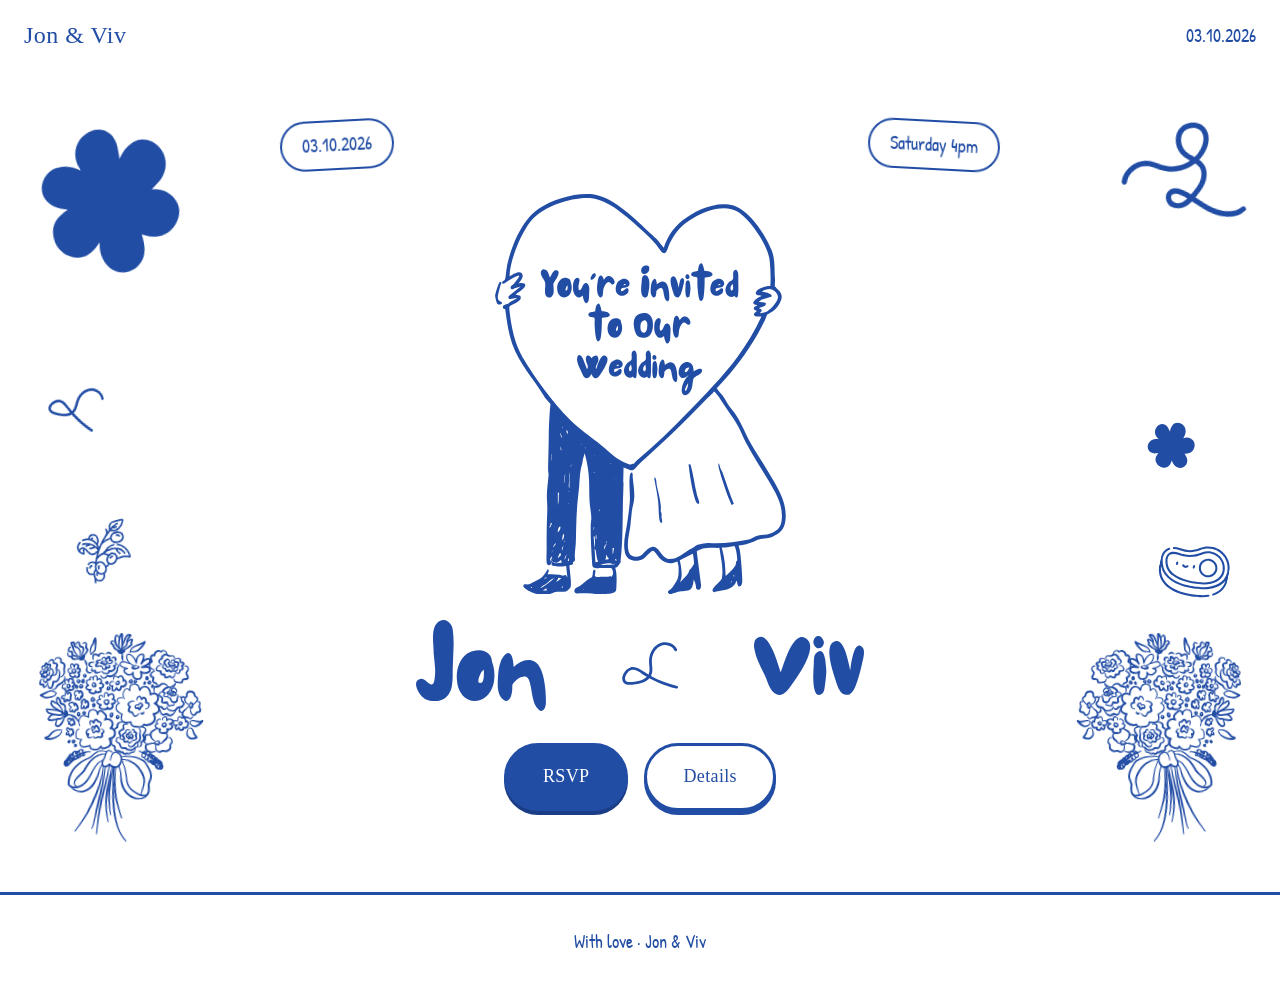
<file: index.html>
<!DOCTYPE html>
<html lang="en-GB">
<head>
  <meta charset="UTF-8" />
  <meta name="viewport" content="width=device-width, initial-scale=1" />
  <title>Jon &amp; Viv: We Ball · 3 October 2026</title>
  <meta name="description" content="Jon &amp; Viv are getting married — Saturday 3 October 2026 in Bandar Puteri Puchong." />
  <link rel="preconnect" href="https://fonts.googleapis.com">
  <link rel="preconnect" href="https://fonts.gstatic.com" crossorigin>
  <link href="https://fonts.googleapis.com/css2?family=Chewy&family=Patrick+Hand&family=Inter:wght@400;500;600&display=swap" rel="stylesheet">
  <link rel="stylesheet" href="css/style.css" />
  <link rel="icon" href="data:image/svg+xml,%3Csvg xmlns='http://www.w3.org/2000/svg' viewBox='0 0 32 32'%3E%3Cpath d='M16 26C12 22 6 18 6 12C6 9 8.5 7 11.5 7C13.5 7 15 8 16 9.5C17 8 18.5 7 20.5 7C23.5 7 26 9 26 12C26 18 20 22 16 26Z' fill='%23224da5'/%3E%3C/svg%3E" />
</head>
<body>

  <nav class="site-nav fade-in" style="--delay: 100ms">
    <a href="index.html" class="nav-brand">Jon &amp; Viv</a>
    <span class="handwritten" style="color: var(--blue); font-size: 1.125rem;">03.10.2026</span>
  </nav>

  <section class="hero">

    <!-- Decorative SVG corners — outer div handles pop-in entrance,
         inner div handles continuous spin/sway so they don't fight. -->

    <div class="hero-doodle hero-doodle-tl pop-in" style="--delay: 600ms; --rot: -8deg;">
      <div class="anim-spin"><img src="img/flower.svg" alt="" /></div>
    </div>

    <div class="hero-doodle hero-doodle-tr pop-in" style="--delay: 800ms; --rot: 12deg;">
      <div class="anim-scribble-bob"><img src="img/scribble-1.svg" alt="" /></div>
    </div>

    <div class="hero-doodle hero-doodle-bl pop-in" style="--delay: 1000ms; --rot: 6deg;">
      <div class="anim-sway"><img src="img/bouquet.svg" alt="" /></div>
    </div>

    <div class="hero-doodle hero-doodle-br pop-in" style="--delay: 1100ms; --rot: -6deg;">
      <div class="anim-sway anim-sway-reverse"><img src="img/bouquet.svg" alt="" style="transform: scaleX(-1);" /></div>
    </div>

    <!-- Extra scattered accents in the mid-margins (desktop only) -->
    <div class="hero-doodle pop-in hide-on-mobile" style="top: 38%; left: 4%; width: 50px; --delay: 1300ms; --rot: 20deg;">
      <img src="img/scribble-2.svg" alt="" />
    </div>
    <div class="hero-doodle pop-in hide-on-mobile" style="top: 42%; right: 6%; width: 60px; --delay: 1400ms; --rot: -25deg;">
      <img src="img/flower.svg" alt="" />
    </div>
    <div class="hero-doodle pop-in hide-on-mobile" style="bottom: 38%; left: 6%; width: 56px; --delay: 1500ms; --rot: -15deg;">
      <img src="img/drink.svg" alt="" />
    </div>
    <div class="hero-doodle pop-in hide-on-mobile" style="bottom: 35%; right: 4%; width: 70px; --delay: 1600ms; --rot: 12deg;">
      <img src="img/beef.svg" alt="" />
    </div>

    <div style="position: relative; z-index: 2; max-width: 720px; width: 100%;">

      <!-- Date + time pills -->
      <div class="hero-pills">
        <span class="pill hero-pill-left pop-in" style="--delay: 200ms; --rot: -3deg;">03.10.2026</span>
        <span class="pill hero-pill-right pop-in" style="--delay: 350ms; --rot: 3deg;">Saturday 4pm</span>
      </div>

      <!-- Bride + groom illustration — your full invite card centrepiece.
           Layers: outer fade-in (entrance) > wiggle (hover effect) > couple-float
           (continuous gentle float). Each animation lives on its own element so
           they don't override each other. -->
      <div class="hero-couple-illo fade-in" style="--delay: 500ms;">
        <div class="wiggle">
          <div class="couple-float">
            <img src="img/bride-groom.svg" alt="You're invited to our wedding — Jon and Viv" />
          </div>
        </div>
      </div>

      <!-- Jon & Viv name labels — using your chunky brush SVGs.
           A tiny scribble sits between them for the "&" moment. -->
      <div class="hero-names">
        <img src="img/jon.svg" alt="Jon"
             class="fade-in"
             style="--delay: 900ms; transform: rotate(-3deg); width: clamp(80px, 14vw, 130px); height: auto;" />
        <img src="img/scribble-2.svg" alt=""
             class="fade-in"
             style="--delay: 1000ms; width: clamp(36px, 6vw, 56px); height: auto;" />
        <img src="img/viv.svg" alt="Viv"
             class="fade-in"
             style="--delay: 1100ms; transform: rotate(3deg); width: clamp(70px, 12vw, 110px); height: auto;" />
      </div>

      <!-- CTA -->
      <div class="hero-cta fade-in" style="--delay: 1300ms;">
        <div class="btn-row">
          <a href="rsvp.html" class="btn">RSVP</a>
          <a href="details.html" class="btn btn-outline">Details</a>
        </div>
      </div>

    </div>
  </section>

  <footer class="site-footer">
    With love · Jon &amp; Viv
  </footer>

  <script src="js/main.js"></script>
</body>
</html>
</file>
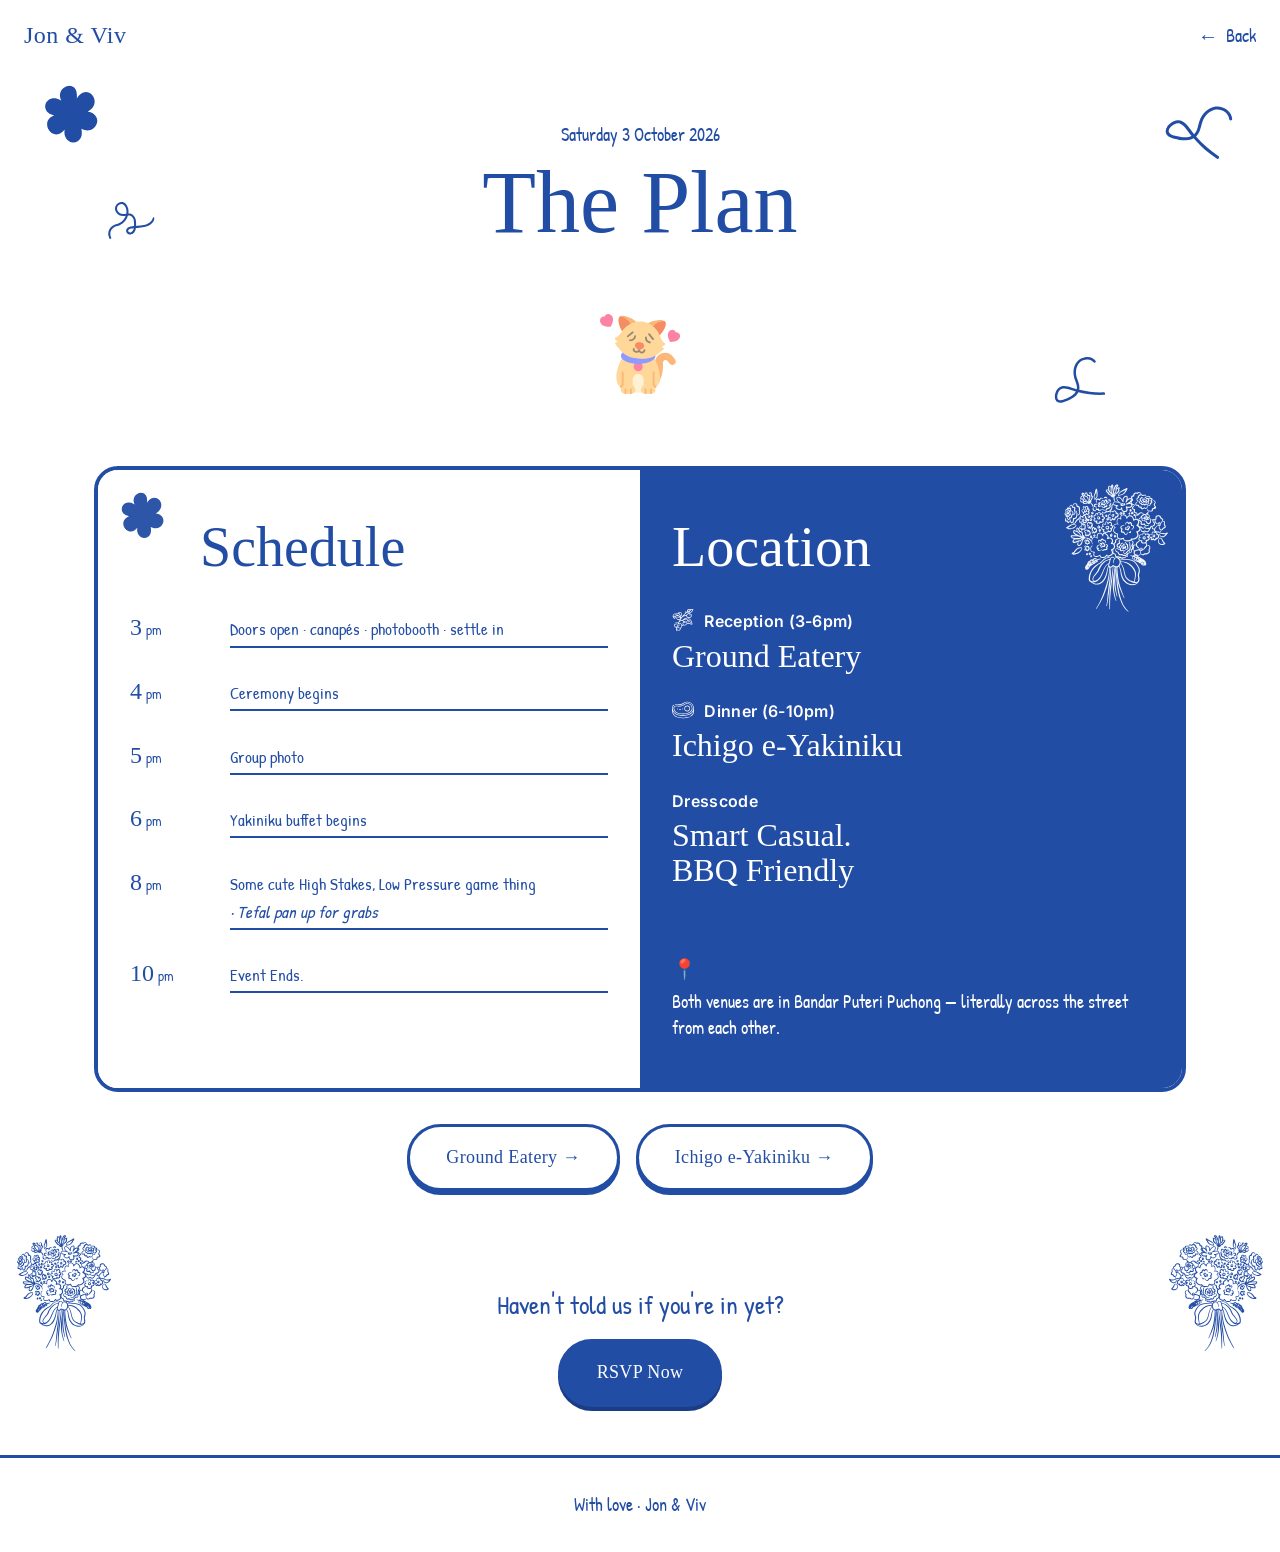
<file: details.html>
<!DOCTYPE html>
<html lang="en-GB">
<head>
  <meta charset="UTF-8" />
  <meta name="viewport" content="width=device-width, initial-scale=1" />
  <title>Details · Jon &amp; Viv: We Ball</title>
  <meta name="description" content="Schedule, locations and dress code for Jon &amp; Viv's wedding on 3 October 2026." />
  <link rel="preconnect" href="https://fonts.googleapis.com">
  <link rel="preconnect" href="https://fonts.gstatic.com" crossorigin>
  <link href="https://fonts.googleapis.com/css2?family=Chewy&family=Patrick+Hand&family=Inter:wght@400;500;600&display=swap" rel="stylesheet">
  <link rel="stylesheet" href="css/style.css" />
  <link rel="icon" href="data:image/svg+xml,%3Csvg xmlns='http://www.w3.org/2000/svg' viewBox='0 0 32 32'%3E%3Cpath d='M16 26C12 22 6 18 6 12C6 9 8.5 7 11.5 7C13.5 7 15 8 16 9.5C17 8 18.5 7 20.5 7C23.5 7 26 9 26 12C26 18 20 22 16 26Z' fill='%23224da5'/%3E%3C/svg%3E" />
</head>
<body>

  <!-- Decorative scatter behind everything -->
  <div class="page-doodles" aria-hidden="true">
    <div class="page-doodle" style="top: 80px; left: 3%; width: 70px;">
      <div class="anim-spin"><img src="img/flower.svg" alt="" /></div>
    </div>
    <div class="page-doodle hide-on-mobile" style="top: 100px; right: 4%; width: 60px; transform: rotate(20deg);">
      <img src="img/scribble-2.svg" alt="" />
    </div>
    <div class="page-doodle hide-on-mobile" style="top: 200px; left: 8%; width: 50px; transform: rotate(-25deg);">
      <img src="img/scribble-1.svg" alt="" />
    </div>
    <!-- Bottom flanks for the schedule/location split -->
    <div class="page-doodle hide-on-mobile" style="bottom: 200px; left: 1%; width: 100px;">
      <div class="anim-sway"><img src="img/bouquet.svg" alt="" /></div>
    </div>
    <div class="page-doodle hide-on-mobile" style="bottom: 200px; right: 1%; width: 100px;">
      <div class="anim-sway anim-sway-reverse"><img src="img/bouquet.svg" alt="" style="transform: scaleX(-1);" /></div>
    </div>
    <div class="page-doodle hide-on-mobile" style="top: 360px; right: 14%; width: 50px; transform: rotate(-15deg);">
      <img src="img/scribble-2.svg" alt="" />
    </div>
  </div>

  <nav class="site-nav">
    <a href="index.html" class="nav-brand">Jon &amp; Viv</a>
    <a href="index.html" class="nav-back">Back</a>
  </nav>

  <header class="page-head">
    <p class="eyebrow fade-in" style="--delay: 100ms">Saturday 3 October 2026</p>
    <h1 class="fade-in" style="--delay: 200ms">The Plan</h1>
  </header>

  <!-- Cat zone — between The Plan title and the schedule split.
       Centred, can scoot ±70px without clipping anything around it. -->
  <div class="cat-zone">
    <span class="cat-runaway" data-cat-runaway tabindex="0">
      <span class="cat-tooltip" data-cat-tooltip aria-hidden="true">?!?</span>
      <img src="img/cat.svg" alt="A cat — tap or hover to make it scoot" />
    </span>
  </div>

  <section class="section section-tight">
    <div class="container">
      <div class="split reveal">

        <!-- ===== LEFT: Schedule ===== -->
        <div class="split-panel split-panel-light">

          <!-- Flower doodle top-left of schedule -->
          <img class="split-panel-doodle" src="img/flower.svg" alt=""
               style="top: 18px; left: 18px; width: 56px;" />

          <h2 style="padding-left: 70px;">Schedule</h2>

          <div class="schedule">
            <div class="schedule-row reveal reveal-delay-1">
              <span class="schedule-time">3<small>pm</small></span>
              <span class="schedule-line">Doors open · canapés · photobooth · settle in</span>
            </div>
            <div class="schedule-row reveal reveal-delay-1">
              <span class="schedule-time">4<small>pm</small></span>
              <span class="schedule-line">Ceremony begins</span>
            </div>
            <div class="schedule-row reveal reveal-delay-2">
              <span class="schedule-time">5<small>pm</small></span>
              <span class="schedule-line">Group photo</span>
            </div>
            <div class="schedule-row reveal reveal-delay-2">
              <span class="schedule-time">6<small>pm</small></span>
              <span class="schedule-line">Yakiniku buffet begins</span>
            </div>
            <div class="schedule-row reveal reveal-delay-3">
              <span class="schedule-time">8<small>pm</small></span>
              <span class="schedule-line">Some cute High Stakes, Low Pressure game thing<em><br>· Tefal pan up for grabs</em></span>
            </div>
            <div class="schedule-row reveal reveal-delay-3">
              <span class="schedule-time">10<small>pm</small></span>
              <span class="schedule-line">Event Ends.</span>
            </div>
          </div>

        </div>

        <!-- ===== RIGHT: Location ===== -->
        <div class="split-panel split-panel-dark">

          <!-- Bouquet top-right, white-filtered for the blue panel -->
          <img class="split-panel-doodle white-filter" src="img/bouquet.svg" alt=""
               style="top: 12px; right: 12px; width: 110px;" />

          <h2>Location</h2>

          <div class="loc-row reveal reveal-delay-1">
            <p class="loc-label">
              <img src="img/drink.svg" alt="" class="inline-icon white-filter" />
              Reception (3-6pm)
            </p>
            <p class="loc-value">Ground Eatery</p>
          </div>

          <div class="loc-row reveal reveal-delay-2">
            <p class="loc-label">
              <img src="img/beef.svg" alt="" class="inline-icon white-filter" />
              Dinner (6-10pm)
            </p>
            <p class="loc-value">Ichigo e-Yakiniku</p>
          </div>

          <div class="loc-row reveal reveal-delay-3">
            <p class="loc-label">Dresscode</p>
            <p class="loc-value">Smart Casual.<br />BBQ Friendly</p>
          </div>

          <div class="loc-note reveal reveal-delay-3">
            <p class="loc-note-label">📍</p>
            <p class="loc-note-body">Both venues are in Bandar Puteri Puchong — literally across the street from each other.</p>
          </div>
        </div>

      </div>

      <!-- Map CTAs -->
      <div class="map-cta">
        <a href="https://www.google.com/maps/search/Ground+Eatery+Bandar+Puteri+Puchong" target="_blank" rel="noopener" class="btn btn-outline">Ground Eatery →</a>
        <a href="https://www.google.com/maps/search/Ichigo+e-Yakiniku+Bandar+Puteri+Puchong" target="_blank" rel="noopener" class="btn btn-outline">Ichigo e-Yakiniku →</a>
      </div>
    </div>
  </section>

  <section class="section-tight" style="text-align: center;">
    <div class="container container-narrow">
      <p class="lede reveal" style="margin-bottom: var(--space-3);">Haven't told us if you're in yet?</p>
      <a href="rsvp.html" class="btn reveal reveal-delay-1">RSVP Now</a>
    </div>
  </section>

  <footer class="site-footer">
    With love · Jon &amp; Viv
  </footer>

  <script src="js/main.js"></script>
</body>
</html>
</file>
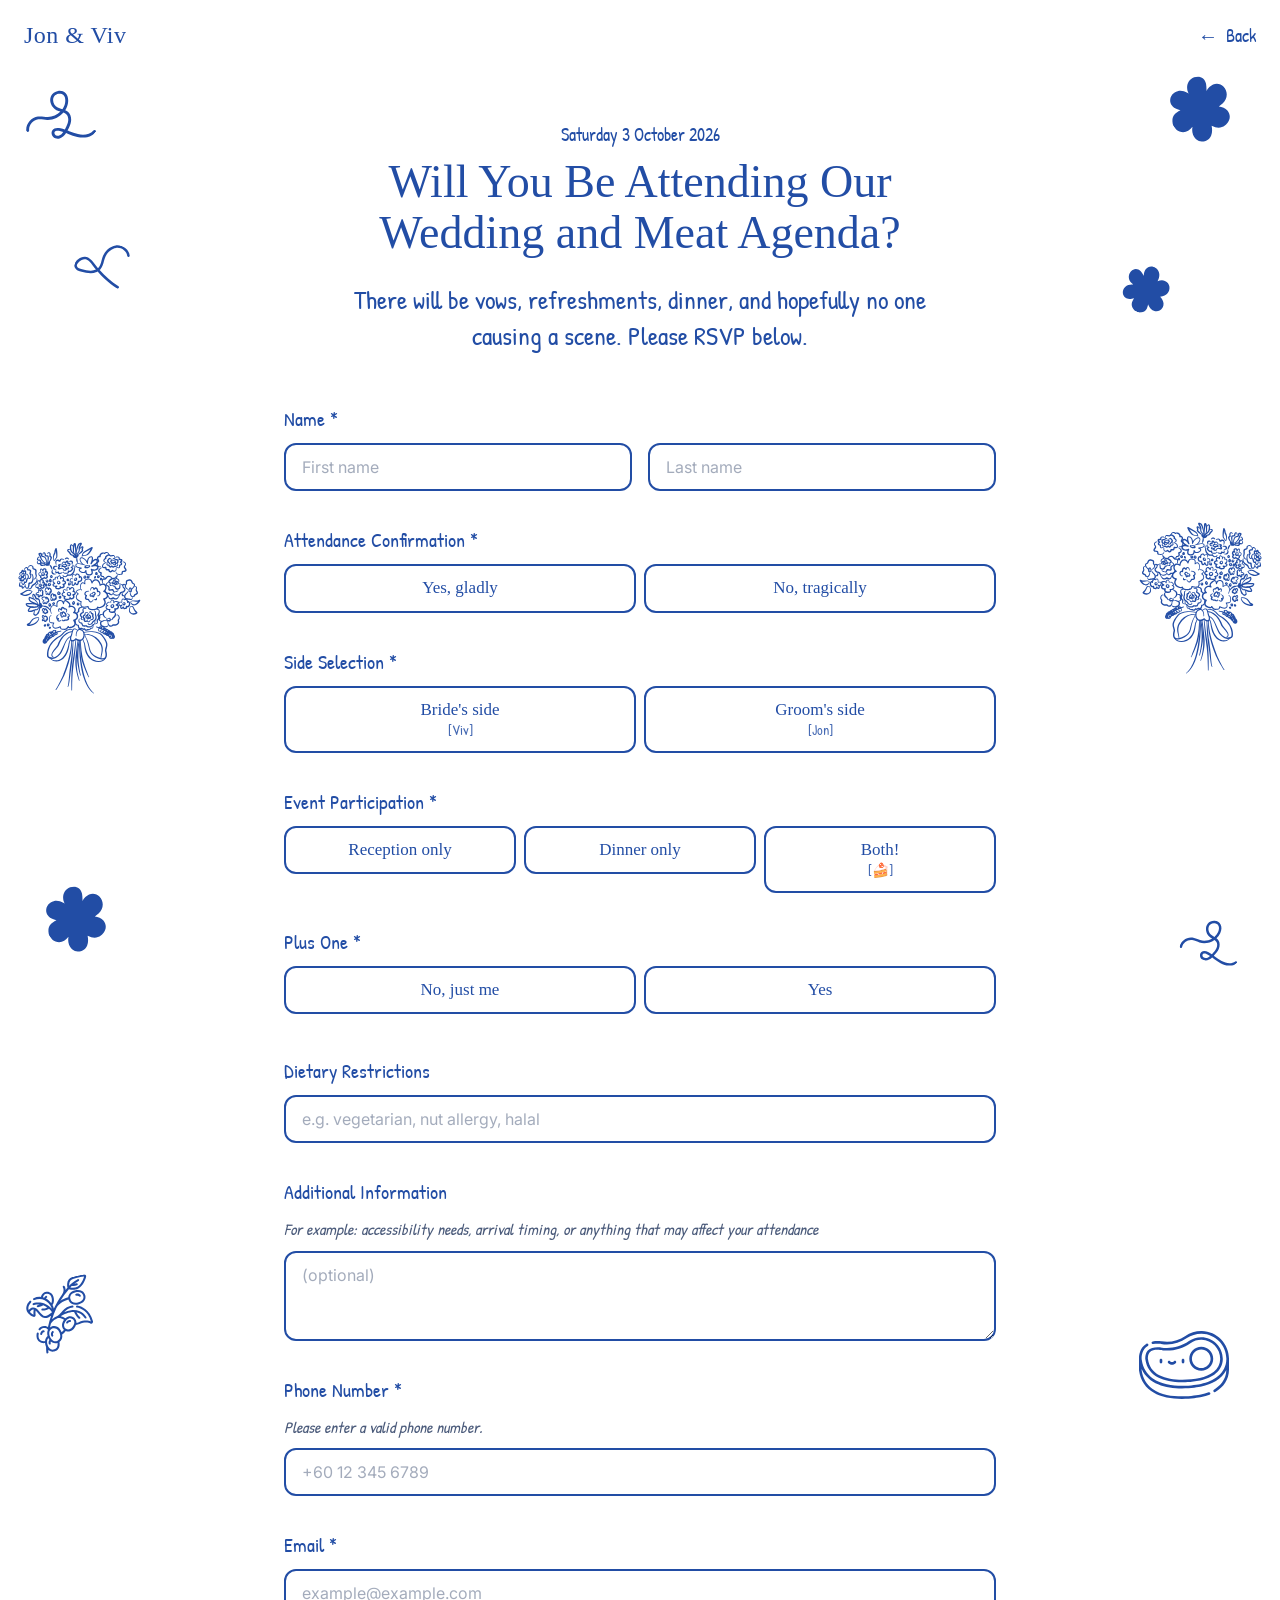
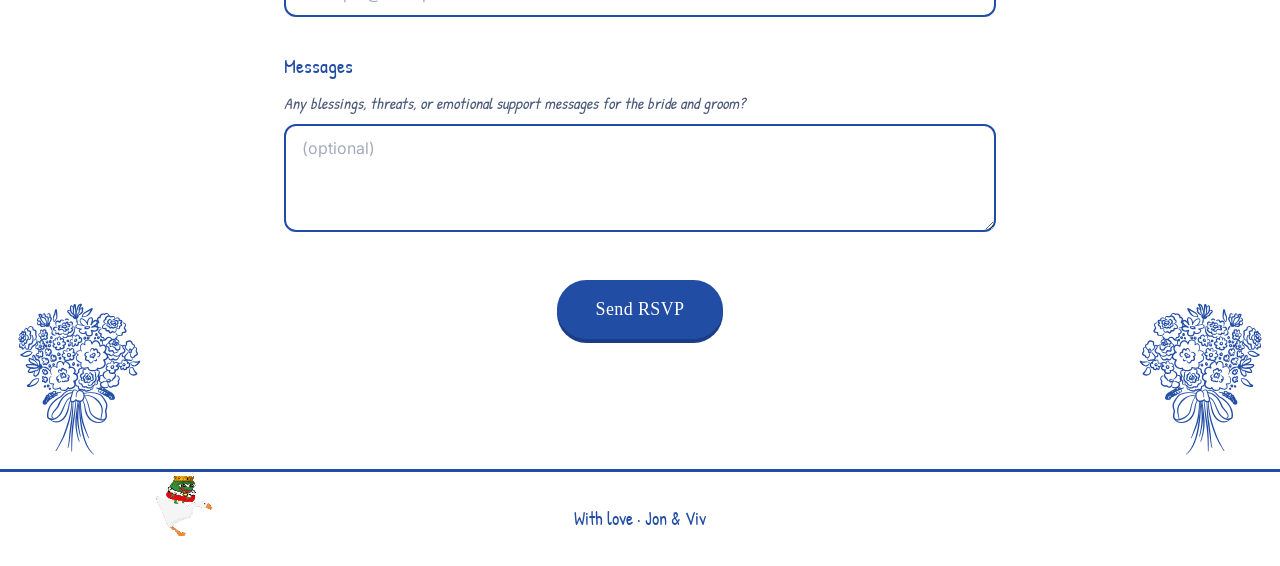
<file: rsvp.html>
<!DOCTYPE html>
<html lang="en-GB">
<head>
  <meta charset="UTF-8" />
  <meta name="viewport" content="width=device-width, initial-scale=1" />
  <title>RSVP · Jon &amp; Viv: We Ball</title>
  <meta name="description" content="Kindly tell Jon &amp; Viv if you're in for the wedding on 3 October 2026." />
  <link rel="preconnect" href="https://fonts.googleapis.com">
  <link rel="preconnect" href="https://fonts.gstatic.com" crossorigin>
  <link href="https://fonts.googleapis.com/css2?family=Chewy&family=Patrick+Hand&family=Inter:wght@400;500;600&display=swap" rel="stylesheet">
  <link rel="stylesheet" href="css/style.css" />
  <link rel="icon" href="data:image/svg+xml,%3Csvg xmlns='http://www.w3.org/2000/svg' viewBox='0 0 32 32'%3E%3Cpath d='M16 26C12 22 6 18 6 12C6 9 8.5 7 11.5 7C13.5 7 15 8 16 9.5C17 8 18.5 7 20.5 7C23.5 7 26 9 26 12C26 18 20 22 16 26Z' fill='%23224da5'/%3E%3C/svg%3E" />
</head>
<body>

  <!-- Decorative scatter — sits behind everything, frames the form -->
  <div class="page-doodles" aria-hidden="true">
    <!-- TOP region -->
    <div class="page-doodle" style="top: 90px; left: 2%; width: 70px;">
      <div class="anim-scribble-bob"><img src="img/scribble-1.svg" alt="" /></div>
    </div>
    <div class="page-doodle" style="top: 70px; right: 3%; width: 80px;">
      <div class="anim-spin"><img src="img/flower.svg" alt="" /></div>
    </div>
    <div class="page-doodle hide-on-tablet" style="top: 240px; left: 6%; width: 50px; transform: rotate(20deg);">
      <img src="img/scribble-2.svg" alt="" />
    </div>
    <div class="page-doodle hide-on-tablet" style="top: 260px; right: 8%; width: 60px; transform: rotate(-30deg);">
      <img src="img/flower.svg" alt="" />
    </div>

    <!-- MIDDLE region — wide-margin accents flanking the form (desktop only) -->
    <div class="page-doodle hide-on-tablet" style="top: 540px; left: 1%; width: 130px;">
      <div class="anim-sway"><img src="img/bouquet.svg" alt="" /></div>
    </div>
    <div class="page-doodle hide-on-tablet" style="top: 520px; right: 1%; width: 130px;">
      <div class="anim-sway anim-sway-reverse"><img src="img/bouquet.svg" alt="" style="transform: scaleX(-1);" /></div>
    </div>
    <div class="page-doodle hide-on-tablet" style="top: 880px; left: 3%; width: 80px;">
      <div class="anim-spin"><img src="img/flower.svg" alt="" /></div>
    </div>
    <div class="page-doodle hide-on-tablet" style="top: 920px; right: 3%; width: 60px; transform: rotate(15deg);">
      <img src="img/scribble-1.svg" alt="" />
    </div>

    <!-- LOWER region -->
    <div class="page-doodle hide-on-tablet" style="top: 1280px; left: 2%; width: 70px; transform: rotate(-12deg);">
      <img src="img/drink.svg" alt="" />
    </div>
    <div class="page-doodle hide-on-tablet" style="top: 1320px; right: 4%; width: 90px;">
      <img src="img/beef.svg" alt="" />
    </div>

    <!-- BOTTOM corners -->
    <div class="page-doodle" style="bottom: 110px; left: 1%; width: 130px;">
      <div class="anim-sway"><img src="img/bouquet.svg" alt="" /></div>
    </div>
    <div class="page-doodle" style="bottom: 110px; right: 1%; width: 130px;">
      <div class="anim-sway anim-sway-reverse"><img src="img/bouquet.svg" alt="" style="transform: scaleX(-1);" /></div>
    </div>

    <!-- Goose tucked into the bottom-left corner so it doesn't compete with
         the form's status message line. -->
    <div class="page-doodle goose-peek" style="bottom: 30px; left: 12%; width: 60px;">
      <div class="wiggle"><img src="img/goose-king.png" alt="" /></div>
    </div>
  </div>

  <nav class="site-nav">
    <a href="index.html" class="nav-brand">Jon &amp; Viv</a>
    <a href="index.html" class="nav-back">Back</a>
  </nav>

  <header class="page-head">
    <p class="eyebrow fade-in" style="--delay: 100ms">Saturday 3 October 2026</p>
    <h1 class="fade-in rsvp-title" style="--delay: 200ms;">
      Will You Be Attending Our Wedding and Meat Agenda?
    </h1>
    <p class="lede fade-in" style="--delay: 400ms; max-width: 620px; margin: var(--space-4) auto 0;">
      There will be vows, refreshments, dinner, and hopefully no one causing a scene. Please RSVP below.
    </p>
  </header>

  <!--
    =====================================================
    FORMSPREE SETUP — for this form you'll need a NEW endpoint
    (separate from the family wedding form):
      1. https://formspree.io/ → New form → name it "We Ball RSVP"
      2. Copy the endpoint (e.g. https://formspree.io/f/abcd1234)
      3. Paste it into <form action="..."> below replacing the placeholder
      4. In Formspree settings, disable reCAPTCHA for the AJAX path
    =====================================================
  -->
  <section class="form-wrap fade-in" style="--delay: 500ms;">
    <div class="container container-narrow">
      <form
        class="form-grid"
        data-rsvp-form
        action="https://formspree.io/f/mkoazvoa"
        method="POST"
        novalidate>

        <input type="hidden" name="_subject" value="We Ball RSVP" />

        <!-- Name (First + Last) -->
        <div class="field" data-field="full_name">
          <label class="field-label" for="full-name">
            Name <span class="req">*</span>
          </label>
          <div class="field-row">
            <input
              id="full-name"
              class="field-input"
              type="text"
              name="first_name"
              autocomplete="given-name"
              placeholder="First name"
              required />
            <input
              class="field-input"
              type="text"
              name="last_name"
              autocomplete="family-name"
              placeholder="Last name"
              required />
          </div>
          <span class="field-error" data-error-for="full_name"></span>
        </div>

        <!-- Attendance Confirmation -->
        <div class="field" data-field="attendance">
          <span class="field-label">Attendance Confirmation <span class="req">*</span></span>
          <div class="choice-group" role="radiogroup" aria-label="Attendance">
            <div class="choice">
              <input type="radio" id="att-yes" name="attendance" value="Yes, gladly" required />
              <label for="att-yes">Yes, gladly</label>
            </div>
            <div class="choice">
              <input type="radio" id="att-no" name="attendance" value="No, tragically" />
              <label for="att-no">No, tragically</label>
            </div>
          </div>
          <span class="field-error" data-error-for="attendance"></span>
        </div>

        <!-- Side Selection -->
        <div class="field field-attending" data-field="side">
          <span class="field-label">Side Selection <span class="req">*</span></span>
          <div class="choice-group" role="radiogroup" aria-label="Side">
            <div class="choice">
              <input type="radio" id="side-viv" name="side" value="Bride's side (Viv)" required />
              <label for="side-viv">Bride's side <small style="display:block;">[Viv]</small></label>
            </div>
            <div class="choice">
              <input type="radio" id="side-jon" name="side" value="Groom's side (Jon)" />
              <label for="side-jon">Groom's side <small style="display:block;">[Jon]</small></label>
            </div>
          </div>
          <span class="field-error" data-error-for="side"></span>
        </div>

        <!-- Event Participation -->
        <div class="field field-attending" data-field="participation">
          <span class="field-label">Event Participation <span class="req">*</span></span>
          <div class="choice-group choice-group-3" role="radiogroup" aria-label="Participation">
            <div class="choice">
              <input type="radio" id="part-reception" name="participation" value="Reception only" required />
              <label for="part-reception">Reception only</label>
            </div>
            <div class="choice">
              <input type="radio" id="part-dinner" name="participation" value="Dinner only" />
              <label for="part-dinner">Dinner only</label>
            </div>
            <div class="choice">
              <input type="radio" id="part-both" name="participation" value="Both" />
              <label for="part-both">Both! <small style="display:block;">[🍰]</small></label>
            </div>
          </div>
          <span class="field-error" data-error-for="participation"></span>
        </div>

        <!-- Plus One -->
        <div class="field field-attending" data-field="plus_one">
          <span class="field-label">Plus One <span class="req">*</span></span>
          <div class="choice-group" role="radiogroup" aria-label="Plus One">
            <div class="choice">
              <input type="radio" id="po-no" name="plus_one" value="No, just me" required />
              <label for="po-no">No, just me</label>
            </div>
            <div class="choice">
              <input type="radio" id="po-yes" name="plus_one" value="Yes" />
              <label for="po-yes">Yes</label>
            </div>
          </div>
          <span class="field-error" data-error-for="plus_one"></span>

          <!-- Conditional: Plus One Name -->
          <div class="field-conditional" data-conditional="plus-one-name">
            <div class="field-conditional-inner">
              <label class="field-label" for="plus-one-name">Plus One Name</label>
              <input
                id="plus-one-name"
                class="field-input"
                type="text"
                name="plus_one_name"
                placeholder="Their full name" />
            </div>
          </div>
        </div>

        <!-- Dietary Restrictions -->
        <div class="field field-attending">
          <label class="field-label" for="diet">Dietary Restrictions</label>
          <input
            id="diet"
            class="field-input"
            type="text"
            name="dietary"
            placeholder="e.g. vegetarian, nut allergy, halal" />
        </div>

        <!-- Additional Information -->
        <div class="field field-attending">
          <label class="field-label" for="additional">Additional Information</label>
          <p class="field-hint">For example: accessibility needs, arrival timing, or anything that may affect your attendance</p>
          <textarea
            id="additional"
            class="field-textarea"
            name="additional_info"
            rows="3"
            placeholder="(optional)"></textarea>
        </div>

        <!-- Phone Number -->
        <div class="field" data-field="phone">
          <label class="field-label" for="phone">Phone Number <span class="req">*</span></label>
          <p class="field-hint">Please enter a valid phone number.</p>
          <input
            id="phone"
            class="field-input"
            type="tel"
            name="phone"
            autocomplete="tel"
            inputmode="tel"
            placeholder="+60 12 345 6789"
            required />
          <span class="field-error" data-error-for="phone"></span>
        </div>

        <!-- Email -->
        <div class="field" data-field="email">
          <label class="field-label" for="email">Email <span class="req">*</span></label>
          <input
            id="email"
            class="field-input"
            type="email"
            name="email"
            autocomplete="email"
            placeholder="example@example.com"
            required />
          <span class="field-error" data-error-for="email"></span>
        </div>

        <!-- Messages -->
        <div class="field">
          <label class="field-label" for="message">Messages</label>
          <p class="field-hint">Any blessings, threats, or emotional support messages for the bride and groom?</p>
          <textarea
            id="message"
            class="field-textarea"
            name="message"
            rows="4"
            placeholder="(optional)"></textarea>
        </div>

        <div class="form-submit">
          <button type="submit" class="btn">Send RSVP</button>
        </div>

        <p class="form-status" data-form-status role="status" aria-live="polite"></p>
      </form>
    </div>
  </section>

  <footer class="site-footer">
    With love · Jon &amp; Viv
  </footer>

  <script src="js/main.js"></script>
</body>
</html>
</file>
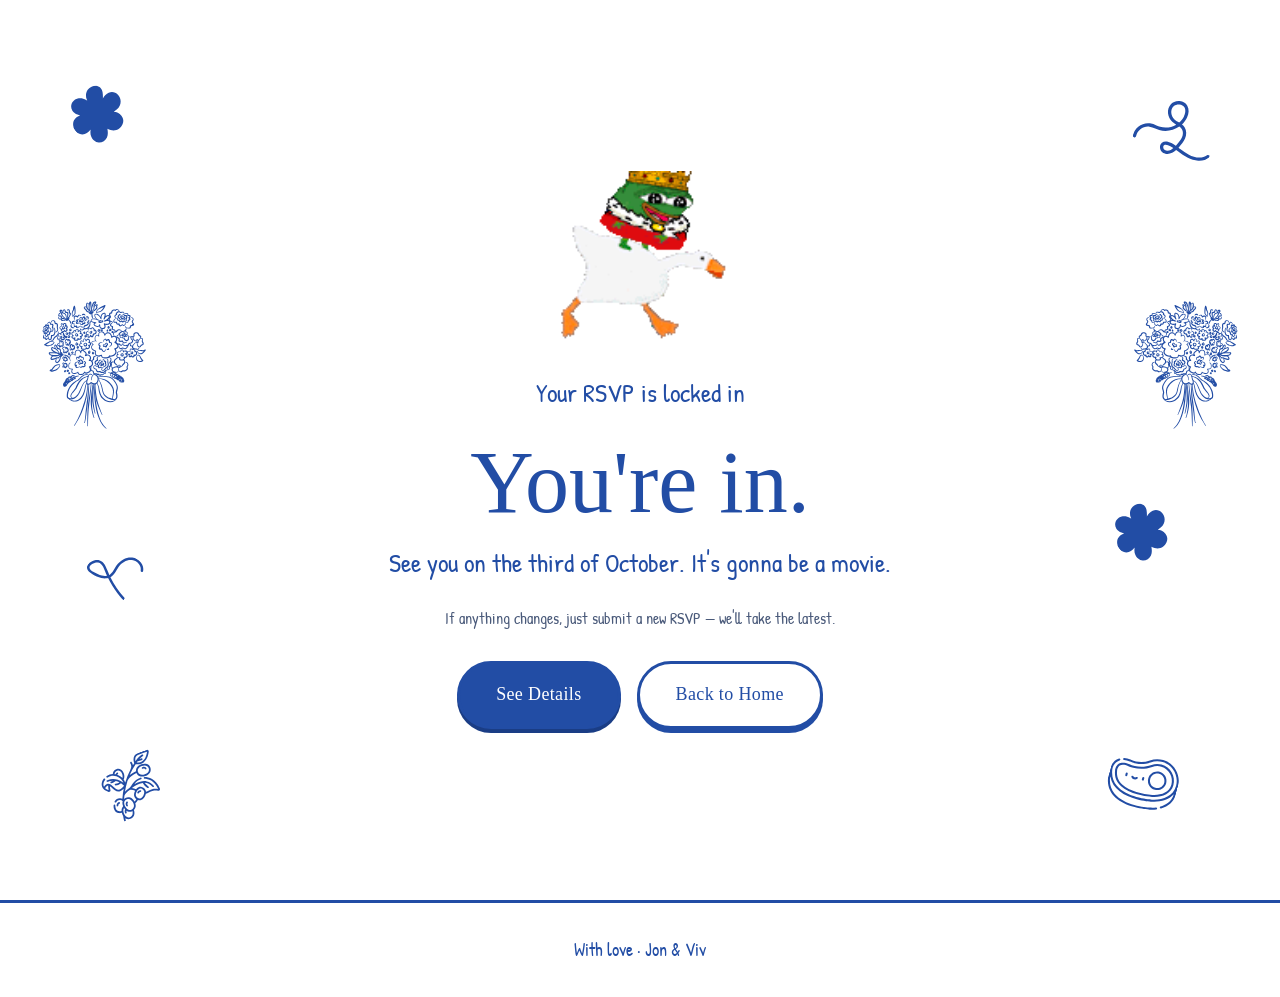
<file: thank-you.html>
<!DOCTYPE html>
<html lang="en-GB">
<head>
  <meta charset="UTF-8" />
  <meta name="viewport" content="width=device-width, initial-scale=1" />
  <title>You're In · Jon &amp; Viv: We Ball</title>
  <meta name="description" content="Thank you for your RSVP." />
  <link rel="preconnect" href="https://fonts.googleapis.com">
  <link rel="preconnect" href="https://fonts.gstatic.com" crossorigin>
  <link href="https://fonts.googleapis.com/css2?family=Chewy&family=Patrick+Hand&family=Inter:wght@400;500;600&display=swap" rel="stylesheet">
  <link rel="stylesheet" href="css/style.css" />
  <link rel="icon" href="data:image/svg+xml,%3Csvg xmlns='http://www.w3.org/2000/svg' viewBox='0 0 32 32'%3E%3Cpath d='M16 26C12 22 6 18 6 12C6 9 8.5 7 11.5 7C13.5 7 15 8 16 9.5C17 8 18.5 7 20.5 7C23.5 7 26 9 26 12C26 18 20 22 16 26Z' fill='%23224da5'/%3E%3C/svg%3E" />
</head>
<body>

  <!-- Decorative scatter -->
  <div class="page-doodles" aria-hidden="true">
    <div class="page-doodle" style="top: 8%; left: 5%; width: 70px;">
      <div class="anim-spin"><img src="img/flower.svg" alt="" /></div>
    </div>
    <div class="page-doodle" style="top: 10%; right: 5%; width: 80px; transform: rotate(15deg);">
      <img src="img/scribble-1.svg" alt="" />
    </div>
    <div class="page-doodle hide-on-mobile" style="top: 30%; left: 3%; width: 110px;">
      <div class="anim-sway"><img src="img/bouquet.svg" alt="" /></div>
    </div>
    <div class="page-doodle hide-on-mobile" style="top: 30%; right: 3%; width: 110px;">
      <div class="anim-sway anim-sway-reverse"><img src="img/bouquet.svg" alt="" style="transform: scaleX(-1);" /></div>
    </div>
    <div class="page-doodle hide-on-mobile" style="bottom: 18%; left: 8%; width: 60px; transform: rotate(-20deg);">
      <img src="img/drink.svg" alt="" />
    </div>
    <div class="page-doodle hide-on-mobile" style="bottom: 18%; right: 8%; width: 70px; transform: rotate(15deg);">
      <img src="img/beef.svg" alt="" />
    </div>
    <div class="page-doodle hide-on-mobile" style="top: 55%; left: 7%; width: 50px; transform: rotate(35deg);">
      <img src="img/scribble-2.svg" alt="" />
    </div>
    <div class="page-doodle hide-on-mobile" style="top: 50%; right: 8%; width: 70px;">
      <div class="anim-spin"><img src="img/flower.svg" alt="" /></div>
    </div>
  </div>

  <section class="thanks">

    <!-- Confetti burst -->
    <div class="confetti" data-confetti aria-hidden="true"></div>

    <div class="thanks-inner">

      <!-- Goose king celebrates your RSVP. Wiggle on inner so it doesn't
           override the fade-in's forward fill. -->
      <div class="fade-in" style="--delay: 200ms; max-width: 180px; margin: 0 auto var(--space-4);">
        <div class="wiggle">
          <img src="img/goose-king.png" alt="" style="width: 100%; height: auto; display: block;" />
        </div>
      </div>

      <p class="eyebrow fade-in" style="--delay: 400ms">Your RSVP is locked in</p>
      <h1 class="fade-in" style="--delay: 600ms">You're in.</h1>

      <p class="fade-in" style="--delay: 900ms; margin-top: var(--space-3);">
        See you on the third of October. It's gonna be a movie.
      </p>

      <p class="fade-in" style="--delay: 1100ms; margin-top: var(--space-4); font-family: var(--font-accent); color: var(--ink-soft); font-size: 1rem;">
        If anything changes, just submit a new RSVP — we'll take the latest.
      </p>

      <div class="btn-row fade-in" style="--delay: 1300ms;">
        <a href="details.html" class="btn">See Details</a>
        <a href="index.html" class="btn btn-outline">Back to Home</a>
      </div>

    </div>
  </section>

  <footer class="site-footer">
    With love · Jon &amp; Viv
  </footer>

  <script src="js/main.js"></script>
</body>
</html>
</file>
<file: css/style.css>
/* ============================================
   Jon & Viv: We Ball
   Design system: bold blue, chunky doodly
   ============================================ */

:root {
  /* Colour — Bold blue on white */
  --blue: #224da5;
  --blue-dark: #1a3d85;
  --blue-light: #4d75c7;
  --blue-soft: #eaf0fb;
  --blue-tint: #f5f8fd;
  --white: #FFFFFF;
  --cream: #FFFCF5;
  --ink: #0d1c3d;
  --ink-soft: #4a5a7a;
  --line: #c5d3ed;

  /* Type */
  --font-display: "Chewy", "Comic Sans MS", cursive;
  --font-accent: "Patrick Hand", "Comic Sans MS", cursive;
  --font-body: "Inter", -apple-system, BlinkMacSystemFont, "Segoe UI", sans-serif;

  /* Spacing — 8px grid */
  --space-1: 0.25rem;
  --space-2: 0.5rem;
  --space-3: 1rem;
  --space-4: 1.5rem;
  --space-5: 2rem;
  --space-6: 3rem;
  --space-7: 4rem;
  --space-8: 6rem;
  --space-9: 8rem;

  /* Motion */
  --ease-out: cubic-bezier(0.22, 1, 0.36, 1);
  --ease-bounce: cubic-bezier(0.34, 1.56, 0.64, 1);
  --ease-soft: cubic-bezier(0.4, 0, 0.2, 1);
  --dur-fast: 200ms;
  --dur-med: 400ms;
  --dur-slow: 800ms;

  /* Layout */
  --container: 1140px;
  --container-narrow: 760px;
  --radius-pill: 999px;
}

/* ============================================
   Base
   ============================================ */
*, *::before, *::after { box-sizing: border-box; }

html { scroll-behavior: smooth; }

body {
  margin: 0;
  background: var(--white);
  color: var(--ink);
  font-family: var(--font-body);
  font-weight: 400;
  font-size: 16px;
  line-height: 1.65;
  -webkit-font-smoothing: antialiased;
  -moz-osx-font-smoothing: grayscale;
  text-rendering: optimizeLegibility;
  overflow-x: hidden;
}

img, svg { display: block; max-width: 100%; }

a { color: inherit; text-decoration: none; }

button { font-family: inherit; cursor: pointer; }

/* ============================================
   Typography
   ============================================ */
h1, h2, h3 {
  font-family: var(--font-display);
  font-weight: 400;
  letter-spacing: 0;
  margin: 0;
  color: var(--blue);
  line-height: 1.05;
}

.display-xxl { font-size: clamp(3rem, 9vw, 7rem); line-height: 0.95; }
.display-xl  { font-size: clamp(2.5rem, 7vw, 5.5rem); line-height: 1; }
.display-l   { font-size: clamp(2rem, 5vw, 4rem); line-height: 1.05; }
.display-m   { font-size: clamp(1.75rem, 3.5vw, 2.75rem); line-height: 1.1; }

h2 { font-size: clamp(2rem, 5vw, 3.5rem); }
h3 { font-size: clamp(1.5rem, 3vw, 2rem); }

p { margin: 0 0 1em; }
p:last-child { margin-bottom: 0; }

.handwritten {
  font-family: var(--font-accent);
  font-weight: 400;
}

.lede {
  font-family: var(--font-accent);
  font-size: clamp(1.25rem, 2vw, 1.625rem);
  color: var(--blue);
  line-height: 1.4;
}

.eyebrow {
  display: inline-block;
  font-family: var(--font-accent);
  font-size: 1.125rem;
  color: var(--blue);
}

/* ============================================
   Layout
   ============================================ */
.container {
  width: 100%;
  max-width: var(--container);
  margin: 0 auto;
  padding: 0 var(--space-4);
}
.container-narrow {
  max-width: var(--container-narrow);
}

.section {
  padding: var(--space-7) 0;
}
.section-tight { padding: var(--space-6) 0; }

/* ============================================
   Site chrome
   ============================================ */
.site-nav {
  position: relative;
  z-index: 10;
  padding: var(--space-3) var(--space-4);
  display: flex;
  justify-content: space-between;
  align-items: center;
}
.nav-brand {
  font-family: var(--font-display);
  font-size: 1.5rem;
  color: var(--blue);
  letter-spacing: 0.02em;
}
.nav-back {
  font-family: var(--font-accent);
  font-size: 1.125rem;
  color: var(--blue);
  display: inline-flex;
  align-items: center;
  gap: var(--space-2);
  transition: transform var(--dur-fast) var(--ease-bounce);
}
.nav-back:hover { transform: translateX(-4px); }
.nav-back::before {
  content: "←";
  font-size: 1.25rem;
}

.site-footer {
  border-top: 3px solid var(--blue);
  padding: var(--space-5) 0;
  text-align: center;
  font-family: var(--font-accent);
  font-size: 1.125rem;
  color: var(--blue);
}

/* ============================================
   Buttons (chunky pill style)
   ============================================ */
.btn {
  display: inline-flex;
  align-items: center;
  justify-content: center;
  gap: var(--space-2);
  padding: 1rem 2.25rem;
  font-family: var(--font-display);
  font-size: 1.125rem;
  font-weight: 400;
  letter-spacing: 0.02em;
  border: 3px solid var(--blue);
  background: var(--blue);
  color: var(--white);
  border-radius: var(--radius-pill);
  cursor: pointer;
  transition: transform var(--dur-fast) var(--ease-bounce),
              box-shadow var(--dur-fast) var(--ease-soft),
              background var(--dur-fast) var(--ease-soft);
  box-shadow: 0 4px 0 var(--blue-dark);
  position: relative;
  text-decoration: none;
}
.btn:hover {
  transform: translateY(-2px) rotate(-1deg);
  box-shadow: 0 6px 0 var(--blue-dark);
}
.btn:active {
  transform: translateY(2px);
  box-shadow: 0 2px 0 var(--blue-dark);
}
.btn:focus-visible {
  outline: 3px dashed var(--blue);
  outline-offset: 4px;
}

.btn-outline {
  background: var(--white);
  color: var(--blue);
  box-shadow: 0 4px 0 var(--blue);
}
.btn-outline:hover {
  background: var(--blue-soft);
  box-shadow: 0 6px 0 var(--blue);
}

.btn-row {
  display: flex;
  flex-wrap: wrap;
  gap: var(--space-3);
  justify-content: center;
  margin-top: var(--space-5);
}

/* ============================================
   Pills (date/time badges)
   ============================================ */
.pill {
  display: inline-flex;
  align-items: center;
  padding: 0.5rem 1.25rem;
  border: 2.5px solid var(--blue);
  border-radius: var(--radius-pill);
  font-family: var(--font-accent);
  font-size: 1.125rem;
  color: var(--blue);
  background: var(--white);
  white-space: nowrap;
}

/* ============================================
   Hero (Welcome page)
   ============================================ */
.hero {
  position: relative;
  min-height: calc(100vh - 80px);
  display: flex;
  flex-direction: column;
  align-items: center;
  justify-content: center;
  text-align: center;
  padding: var(--space-5) var(--space-4) var(--space-7);
  overflow: hidden;
}

.hero-pills {
  display: flex;
  justify-content: space-between;
  align-items: center;
  width: 100%;
  max-width: 720px;
  margin: 0 auto var(--space-4);
  gap: var(--space-3);
}
.hero-pill-left  { transform: rotate(-3deg); }
.hero-pill-right { transform: rotate(3deg); }

/* Big chunky heart with text inside */
.hero-heart {
  position: relative;
  width: 100%;
  max-width: 340px;
  aspect-ratio: 1 / 0.95;
  margin: 0 auto;
}
.hero-heart svg {
  width: 100%;
  height: 100%;
  overflow: visible;
}
.hero-heart-text {
  position: absolute;
  inset: 18% 14% 22%;
  display: flex;
  align-items: center;
  justify-content: center;
  text-align: center;
  font-family: var(--font-display);
  font-size: clamp(1.25rem, 3vw, 2rem);
  color: var(--blue);
  line-height: 1.1;
  pointer-events: none;
}

/* Couple silhouette area below heart (placeholder) */
.hero-couple {
  width: 100%;
  max-width: 220px;
  margin: -6% auto 0;
  position: relative;
  aspect-ratio: 1 / 0.9;
}
.hero-couple svg {
  width: 100%;
  height: 100%;
}

/* Jon / Viv name labels (uses SVG images) flanking a tiny scribble */
.hero-names {
  display: flex;
  justify-content: space-between;
  align-items: center;
  width: 100%;
  max-width: 480px;
  margin: var(--space-4) auto 0;
  padding: 0 var(--space-3);
  gap: var(--space-3);
}
.hero-names img { display: block; }

/* Floral / doodle corners */
.hero-doodle {
  position: absolute;
  color: var(--blue);
  opacity: 0.9;
  pointer-events: none;
}
.hero-doodle-tl { top: 5%;  left: 2%;  width: clamp(80px, 14vw, 180px); }
.hero-doodle-tr { top: 6%;  right: 2%; width: clamp(60px, 10vw, 140px); }
.hero-doodle-bl { bottom: 6%; left: 2%;  width: clamp(80px, 14vw, 180px); }
.hero-doodle-br { bottom: 6%; right: 2%; width: clamp(80px, 14vw, 180px); }

/* Hero CTA */
.hero-cta {
  margin-top: var(--space-4);
  position: relative;
  z-index: 5;
}

/* ============================================
   Page header (subpages)
   ============================================ */
.page-head {
  text-align: center;
  padding: var(--space-6) var(--space-4) var(--space-5);
  position: relative;
}
.page-head h1 {
  font-family: var(--font-display);
  font-size: clamp(3rem, 8vw, 5.5rem);
  color: var(--blue);
  margin-bottom: var(--space-3);
}
.page-head .eyebrow {
  margin-bottom: var(--space-2);
}

/* ============================================
   Details page — two-panel schedule + location
   ============================================ */
.split {
  display: grid;
  grid-template-columns: 1fr 1fr;
  gap: 0;
  border: 4px solid var(--blue);
  border-radius: 24px;
  overflow: hidden;
  position: relative;
  background: var(--white);
}
@media (max-width: 768px) {
  .split { grid-template-columns: 1fr; }
}

.split-panel {
  padding: var(--space-6) var(--space-5);
  position: relative;
  min-height: 540px;
}
.split-panel-light {
  background: var(--white);
  color: var(--blue);
}
.split-panel-dark {
  background: var(--blue);
  color: var(--white);
}
.split-panel h2 {
  font-family: var(--font-display);
  font-size: clamp(2.5rem, 5vw, 3.5rem);
  margin-bottom: var(--space-5);
  display: flex;
  align-items: center;
  gap: var(--space-3);
}
.split-panel-light h2 { color: var(--blue); }
.split-panel-dark h2  { color: var(--white); }

.split-panel-doodle {
  position: absolute;
  opacity: 0.95;
  pointer-events: none;
}

/* Tints a blue-filled SVG white so it reads on a blue background */
.white-filter {
  filter: brightness(0) invert(1);
}

/* Inline icon next to a label (e.g. drink next to "Reception") */
.inline-icon {
  display: inline-block;
  width: 22px;
  height: 22px;
  vertical-align: -4px;
  margin-right: 6px;
}

/* Schedule timeline */
.schedule {
  display: flex;
  flex-direction: column;
  gap: var(--space-4);
}
.schedule-row {
  display: grid;
  grid-template-columns: 84px 1fr;
  gap: var(--space-3);
  align-items: baseline;
}
.schedule-time {
  font-family: var(--font-display);
  font-size: 1.5rem;
  color: var(--blue);
  display: flex;
  align-items: baseline;
  gap: 4px;
}
.schedule-time small {
  font-family: var(--font-accent);
  font-size: 0.875rem;
  color: var(--blue);
}
.schedule-line {
  border-bottom: 2px solid var(--blue);
  padding-bottom: 2px;
  font-family: var(--font-accent);
  font-size: 1.0625rem;
  color: var(--blue);
  min-height: 1.8em;
}
.schedule-line:empty::after {
  content: " ";
}

/* Location panel rows */
.loc-row { margin-bottom: var(--space-4); }
.loc-label {
  font-family: var(--font-body);
  font-weight: 600;
  font-size: 1rem;
  color: var(--white);
  letter-spacing: 0.02em;
  margin-bottom: 4px;
}
.loc-value {
  font-family: var(--font-display);
  font-size: clamp(1.5rem, 2.5vw, 2rem);
  color: var(--white);
  line-height: 1.1;
}

.loc-note {
  margin-top: var(--space-6);
  padding-top: var(--space-3);
}
.loc-note-label {
  font-family: var(--font-accent);
  font-size: 1.25rem;
  color: var(--white);
  margin-bottom: 4px;
}
.loc-note-body {
  font-family: var(--font-accent);
  font-size: 1.125rem;
  color: var(--white);
  line-height: 1.4;
}

/* Map link button row — flex so buttons stack with gap on mobile */
.map-cta {
  margin-top: var(--space-5);
  display: flex;
  flex-wrap: wrap;
  justify-content: center;
  gap: var(--space-3);
}

/* RSVP page title — smaller + balanced wrap so "Agenda?" doesn't orphan */
.rsvp-title {
  font-size: clamp(1.875rem, 4.5vw, 2.875rem) !important;
  line-height: 1.1 !important;
  max-width: 720px;
  margin: 0 auto;
  text-wrap: balance;
}

/* ============================================
   RSVP form (native, posts to Formspree)
   ============================================ */
.form-wrap {
  padding: var(--space-3) 0 var(--space-7);
}
.form-grid {
  display: flex;
  flex-direction: column;
  gap: var(--space-5);
}

.field {
  display: flex;
  flex-direction: column;
  gap: var(--space-2);
}
.field-row {
  display: grid;
  grid-template-columns: 1fr 1fr;
  gap: var(--space-3);
}
@media (max-width: 540px) {
  .field-row { grid-template-columns: 1fr; }
}

.field-label {
  font-family: var(--font-accent);
  font-size: 1.25rem;
  color: var(--blue);
  font-weight: 400;
}
.field-label .req { color: var(--blue); }
.field-hint {
  font-family: var(--font-accent);
  font-size: 1rem;
  color: var(--ink-soft);
  font-style: italic;
  margin: 0;
}

.field-input,
.field-textarea {
  width: 100%;
  padding: 0.75rem 1rem;
  border: 2.5px solid var(--blue);
  border-radius: 12px;
  background: var(--white);
  color: var(--ink);
  font-family: var(--font-body);
  font-size: 1rem;
  font-weight: 400;
  transition: border-color var(--dur-fast) var(--ease-soft),
              box-shadow var(--dur-fast) var(--ease-soft);
}
.field-input:focus,
.field-textarea:focus {
  outline: none;
  border-color: var(--blue-dark);
  box-shadow: 0 0 0 3px rgba(34, 77, 165, 0.18);
}
.field-input::placeholder,
.field-textarea::placeholder {
  color: var(--ink-soft);
  opacity: 0.5;
}
.field-textarea {
  min-height: 90px;
  resize: vertical;
  font-family: var(--font-body);
}

/* Choice (radio) group — chunky chips */
.choice-group {
  display: grid;
  grid-template-columns: 1fr 1fr;
  gap: var(--space-2);
}
.choice-group-3 {
  grid-template-columns: 1fr 1fr 1fr;
}
@media (max-width: 540px) {
  .choice-group,
  .choice-group-3 { grid-template-columns: 1fr; }
}
.choice {
  position: relative;
}
.choice input {
  position: absolute;
  opacity: 0;
  pointer-events: none;
}
.choice label {
  display: block;
  padding: 0.75rem 1rem;
  border: 2.5px solid var(--blue);
  border-radius: 12px;
  text-align: center;
  cursor: pointer;
  transition: background var(--dur-fast) var(--ease-soft),
              color var(--dur-fast) var(--ease-soft),
              transform var(--dur-fast) var(--ease-bounce);
  font-family: var(--font-display);
  font-size: 1.0625rem;
  color: var(--blue);
  background: var(--white);
  line-height: 1.2;
}
.choice label small {
  font-family: var(--font-accent);
  font-size: 0.875rem;
  font-weight: 400;
  display: block;
  margin-top: 2px;
  opacity: 0.85;
}
.choice input:checked + label {
  background: var(--blue);
  color: var(--white);
  transform: translateY(-2px);
  box-shadow: 0 4px 0 var(--blue-dark);
}
.choice input:focus-visible + label {
  outline: 3px dashed var(--blue);
  outline-offset: 3px;
}
.choice label:hover {
  background: var(--blue-soft);
}
.choice input:checked + label:hover {
  background: var(--blue-dark);
}

/* Conditional field (plus-one name) */
.field-conditional {
  max-height: 0;
  opacity: 0;
  overflow: hidden;
  transition: max-height 500ms var(--ease-out),
              opacity 320ms var(--ease-soft);
}
.field-conditional.is-open {
  max-height: 160px;
  opacity: 1;
  transition: max-height 500ms var(--ease-out),
              opacity 320ms var(--ease-soft) 100ms;
}
.field-conditional-inner {
  display: flex;
  flex-direction: column;
  gap: var(--space-2);
  padding-top: var(--space-3);
}

/* Hide attending-only fields when "No, tragically" is selected */
.form-grid[data-attendance="no"] .field-attending {
  display: none;
}

/* Submit + status */
.form-submit {
  display: flex;
  justify-content: center;
  margin-top: var(--space-3);
}
.form-status {
  text-align: center;
  margin-top: var(--space-2);
  font-family: var(--font-accent);
  font-size: 1.0625rem;
  color: var(--blue);
  min-height: 1.5em;
}
.form-status.is-error { color: #B85C50; }
.form-status.is-info  { color: var(--ink-soft); }
.btn[disabled] { opacity: 0.6; cursor: progress; }

/* Validation errors */
.field-error {
  display: none;
  font-family: var(--font-accent);
  font-size: 1rem;
  color: #B85C50;
  margin-top: 4px;
}
.field.has-error .field-input,
.field.has-error .field-textarea {
  border-color: #B85C50;
}
.field.has-error .choice label {
  border-color: #C77A6F;
}
.field.has-error .field-error {
  display: block;
}

/* ============================================
   Thank you page
   ============================================ */
.thanks {
  min-height: 100vh;
  display: flex;
  flex-direction: column;
  align-items: center;
  justify-content: center;
  text-align: center;
  padding: var(--space-7) var(--space-4);
  position: relative;
  overflow: hidden;
}
.thanks-inner { max-width: 720px; position: relative; z-index: 2; }
.thanks h1 {
  font-family: var(--font-display);
  font-size: clamp(3rem, 8vw, 5.5rem);
  color: var(--blue);
  margin-bottom: var(--space-3);
}
.thanks p {
  font-family: var(--font-accent);
  font-size: clamp(1.25rem, 2vw, 1.625rem);
  color: var(--blue);
  line-height: 1.4;
}

/* Confetti (re-used from family site pattern) */
.confetti {
  position: absolute;
  inset: 0;
  pointer-events: none;
  overflow: hidden;
}
.confetti-piece {
  position: absolute;
  top: 50%;
  left: 50%;
  width: 10px;
  height: 16px;
  border-radius: 2px;
  opacity: 0;
  transform: translate(-50%, -50%);
  animation: confetti-burst 2400ms cubic-bezier(0.22, 1, 0.36, 1) forwards;
  animation-delay: var(--d, 0ms);
}
@keyframes confetti-burst {
  0%   { transform: translate(-50%, -50%) rotate(0) scale(0.2); opacity: 0; }
  15%  { opacity: 1; }
  100% { transform:
           translate(calc(-50% + var(--x, 0px)),
                     calc(-50% + var(--y, 0px)))
           rotate(var(--r, 360deg))
           scale(1);
         opacity: 0; }
}

/* ============================================
   Doodle accents (placeholder SVGs)
   ============================================ */
.doodle-asterisk {
  display: inline-block;
  color: var(--blue);
}

/* ============================================
   Entrance animations
   ============================================ */
.fade-in {
  opacity: 0;
  transform: translateY(16px);
  animation: fade-in 700ms var(--ease-out) forwards;
  animation-delay: var(--delay, 0ms);
}
@keyframes fade-in {
  to { opacity: 1; transform: translateY(0); }
}

.pop-in {
  opacity: 0;
  transform: scale(0.7) rotate(var(--rot, 0deg));
  animation: pop-in 600ms var(--ease-bounce) forwards;
  animation-delay: var(--delay, 0ms);
}
@keyframes pop-in {
  to { opacity: 1; transform: scale(1) rotate(var(--rot, 0deg)); }
}

/* Wiggle on hover for fun elements */
.wiggle:hover {
  animation: wiggle 600ms var(--ease-bounce);
}
@keyframes wiggle {
  0%, 100% { transform: rotate(0); }
  25%      { transform: rotate(-4deg); }
  75%      { transform: rotate(4deg); }
}

/* ============================================
   Page-level decorative scatter
   ============================================ */
body { position: relative; }

.page-doodles {
  position: absolute;
  inset: 0;
  pointer-events: none;
  overflow: hidden;
  z-index: 0;
}
.page-doodle {
  position: absolute;
  pointer-events: none;
  display: block;
}
.page-doodle img { display: block; width: 100%; height: auto; }

/* Ensure page content stays above the scatter */
.site-nav, .page-head, .hero, .section, .form-wrap, .thanks, .site-footer,
.split, .rsvp-frame-wrap {
  position: relative;
  z-index: 1;
}

/* Generalised mobile/tablet hide — works on ANY element, not just .page-doodle */
@media (max-width: 720px) {
  .hide-on-mobile { display: none !important; }
}
@media (max-width: 1080px) {
  .hide-on-tablet { display: none !important; }
}
/* Goose stays above the footer's blue line */
.page-doodle.goose-peek { z-index: 3; }

/* ============================================
   Decorative animations — slow ambient motion
   ============================================ */

/* Slow continuous rotation (the corner flower) */
.anim-spin {
  display: block;
  width: 100%;
  animation: anim-spin 24s linear infinite;
  transform-origin: center;
}
@keyframes anim-spin {
  to { transform: rotate(360deg); }
}

/* Gentle sway, like a bouquet in a breeze */
.anim-sway {
  display: block;
  width: 100%;
  animation: anim-sway 5s ease-in-out infinite;
  transform-origin: bottom center;
}
.anim-sway-reverse { animation-direction: reverse; animation-duration: 6s; }
@keyframes anim-sway {
  0%, 100% { transform: rotate(-3.5deg); }
  50%      { transform: rotate(3.5deg); }
}

/* Bobby scribble loop */
.anim-scribble-bob {
  display: block;
  width: 100%;
  animation: anim-scribble-bob 4s ease-in-out infinite;
  transform-origin: center;
}
@keyframes anim-scribble-bob {
  0%, 100% { transform: translateY(0) rotate(0deg); }
  50%      { transform: translateY(-8px) rotate(6deg); }
}

/* Couple illustration — gentle float */
.couple-float {
  display: block;
  width: 100%;
  animation: couple-float 4.5s ease-in-out infinite;
}
@keyframes couple-float {
  0%, 100% { transform: translateY(0); }
  50%      { transform: translateY(-6px); }
}

/* Hero couple-illustration wrapper — the full invite centrepiece */
.hero-couple-illo {
  width: 100%;
  max-width: 320px;
  margin: var(--space-3) auto var(--space-3);
  position: relative;
  z-index: 1;
}
.hero-couple-illo img {
  width: 100%;
  height: auto;
  display: block;
}

/* ============================================
   Runaway cat
   ============================================ */
/* Centred zone between the page title and the next section — gives the cat
   space to scoot left or right with nothing to clip into. */
.cat-zone {
  display: flex;
  justify-content: center;
  align-items: center;
  padding: var(--space-3) var(--space-4) var(--space-4);
  position: relative;
  z-index: 3;
}
.cat-runaway {
  position: relative;
  display: inline-block;
  width: 80px;
  cursor: pointer;
  pointer-events: auto;
  transition: transform 500ms cubic-bezier(0.22, 1, 0.36, 1);
  will-change: transform;
}
.cat-runaway img {
  width: 100%;
  height: auto;
  display: block;
  pointer-events: none;
}
@media (max-width: 600px) {
  .cat-runaway { width: 64px; }
}

/* Startled tooltip — shows when cursor is near (desktop) or after tap (mobile) */
.cat-tooltip {
  position: absolute;
  bottom: calc(100% + 8px);
  left: 50%;
  transform: translate(-50%, 8px);
  padding: 4px 12px;
  background: var(--white);
  border: 2.5px solid var(--blue);
  border-radius: 16px;
  font-family: var(--font-display);
  font-size: 1.125rem;
  color: var(--blue);
  white-space: nowrap;
  opacity: 0;
  pointer-events: none;
  transition: opacity 180ms var(--ease-soft),
              transform 220ms var(--ease-bounce);
  box-shadow: 0 3px 0 var(--blue);
  z-index: 10;
}
.cat-runaway.is-startled .cat-tooltip {
  opacity: 1;
  transform: translate(-50%, 0);
}

/* Scroll reveal */
.reveal {
  opacity: 0;
  transform: translateY(24px);
  transition: opacity 800ms var(--ease-out),
              transform 800ms var(--ease-out);
}
.reveal.in-view {
  opacity: 1;
  transform: translateY(0);
}
.reveal-delay-1 { transition-delay: 120ms; }
.reveal-delay-2 { transition-delay: 240ms; }
.reveal-delay-3 { transition-delay: 360ms; }

/* ============================================
   Accessibility — reduced motion
   ============================================ */
@media (prefers-reduced-motion: reduce) {
  *,
  *::before,
  *::after {
    animation-duration: 0.01ms !important;
    animation-iteration-count: 1 !important;
    transition-duration: 0.01ms !important;
    scroll-behavior: auto !important;
  }
  .reveal { opacity: 1; transform: none; }
}

/* ============================================
   Responsive tweaks
   ============================================ */
@media (max-width: 600px) {
  .hero-pills { flex-direction: column; gap: var(--space-2); }
  .hero-pill-left, .hero-pill-right { transform: none; }
  .hero-names { font-size: 1.75rem; }
  .schedule-row { grid-template-columns: 72px 1fr; }
  .btn { padding: 0.875rem 1.75rem; font-size: 1rem; }
}
</file>
